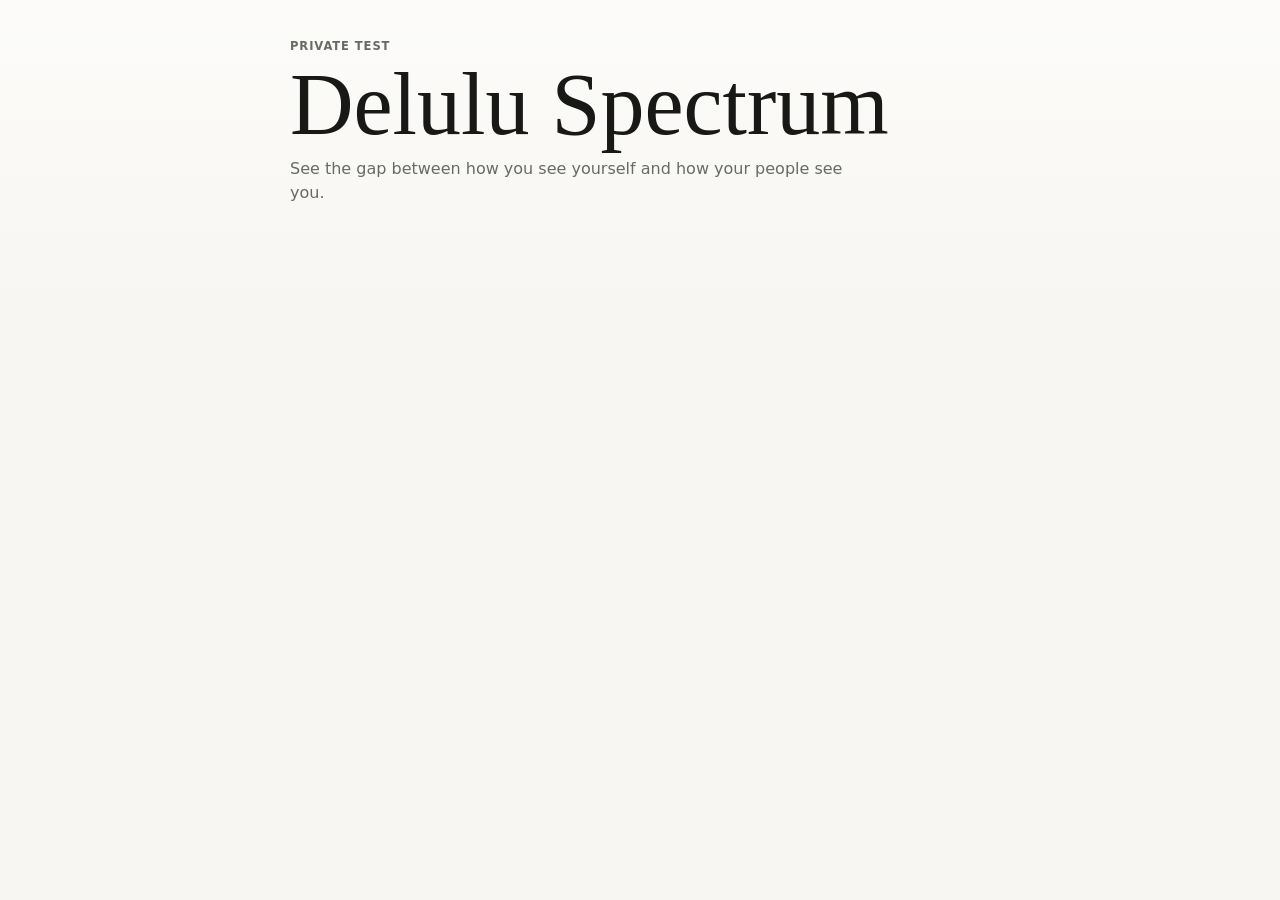
<file: index.html>
<!doctype html>
<html lang="en">
  <head>
    <meta charset="utf-8" />
    <meta name="viewport" content="width=device-width, initial-scale=1" />
    <title>Delulu Spectrum</title>
    <meta name="theme-color" content="#f7f6f2" />
    <link rel="manifest" href="manifest.webmanifest" />
    <link rel="stylesheet" href="styles.css" />
  </head>
  <body>
    <main class="app" aria-live="polite">
      <header class="topbar">
        <p class="eyebrow" id="screen-label">Private test</p>
        <h1 id="app-title">Delulu Spectrum</h1>
        <p class="promise" id="promise">
          See the gap between how you see yourself and how your people see you.
        </p>
      </header>

      <section class="screen" id="view"></section>
    </main>

    <template id="report-template">
      <section class="result-hero" aria-labelledby="result-title">
        <div class="status-line">
          <span id="rater-count">0 anonymous ratings</span>
          <span id="threshold-label">Waiting</span>
        </div>

        <div class="score-block">
          <p class="score-label">Your gap</p>
          <p class="score" id="score">+0.0</p>
          <h2 id="result-title"></h2>
          <p class="interpretation" id="interpretation"></p>
        </div>

        <div class="spectrum" aria-label="Overall delusion spectrum from correction cage to reinforcement bubble">
          <div class="spectrum-labels" aria-hidden="true">
            <span>-10</span>
            <span>0</span>
            <span>+10</span>
          </div>
          <div class="track">
            <span class="ideal-zone" title="Emotionally useful positive tilt"></span>
            <span class="zero-line"></span>
            <span class="score-marker" id="score-marker"></span>
          </div>
          <div class="pole-labels">
            <span>Correction cage</span>
            <span>Calibrated</span>
            <span>Reinforcement bubble</span>
          </div>
        </div>
      </section>

      <section class="mirror-note">
        <p class="section-kicker">Read this carefully</p>
        <p id="note"></p>
      </section>

      <section class="domains" aria-labelledby="domains-title">
        <div class="section-heading">
          <p class="section-kicker">Where the gap comes from</p>
          <h2 id="domains-title">Five visible domains</h2>
        </div>
        <div class="domain-list" id="domain-list"></div>
      </section>

      <section class="result-actions" id="result-actions" hidden>
        <p class="section-kicker">Private by default</p>
        <h2>Only share this if you want people to see your result.</h2>
        <div class="button-row">
          <button class="primary-button" type="button" id="share-result">Share my result</button>
          <button class="secondary-button" type="button" id="ask-more">Ask more people</button>
        </div>
        <p class="helper-text" id="result-share-status" role="status"></p>
      </section>

      <section class="privacy-panel">
        <p class="section-kicker">Rating conditions</p>
        <ul>
          <li>Individual ratings stay anonymous.</li>
          <li>Your people never see your self-ratings.</li>
          <li>Only aggregated results are shown.</li>
          <li>Your final result stays private unless you choose to share it.</li>
        </ul>
      </section>
    </template>

    <template id="domain-template">
      <article class="domain-row">
        <div class="domain-copy">
          <h3></h3>
          <p></p>
        </div>
        <div class="domain-score">
          <span class="gap-pill"></span>
        </div>
        <div class="range-wrap" role="img">
          <div class="range-labels" aria-hidden="true">
            <span>0</span>
            <span>5</span>
            <span>10</span>
          </div>
          <div class="range-track">
            <span class="gap-fill"></span>
            <span class="peer-dot marker-dot"></span>
            <span class="self-dot marker-dot"></span>
          </div>
          <div class="legend" aria-hidden="true">
            <span><i class="peer-key"></i>Your people</span>
            <span><i class="self-key"></i>You</span>
          </div>
        </div>
      </article>
    </template>

    <script type="module" src="script.js"></script>
  </body>
</html>
</file>
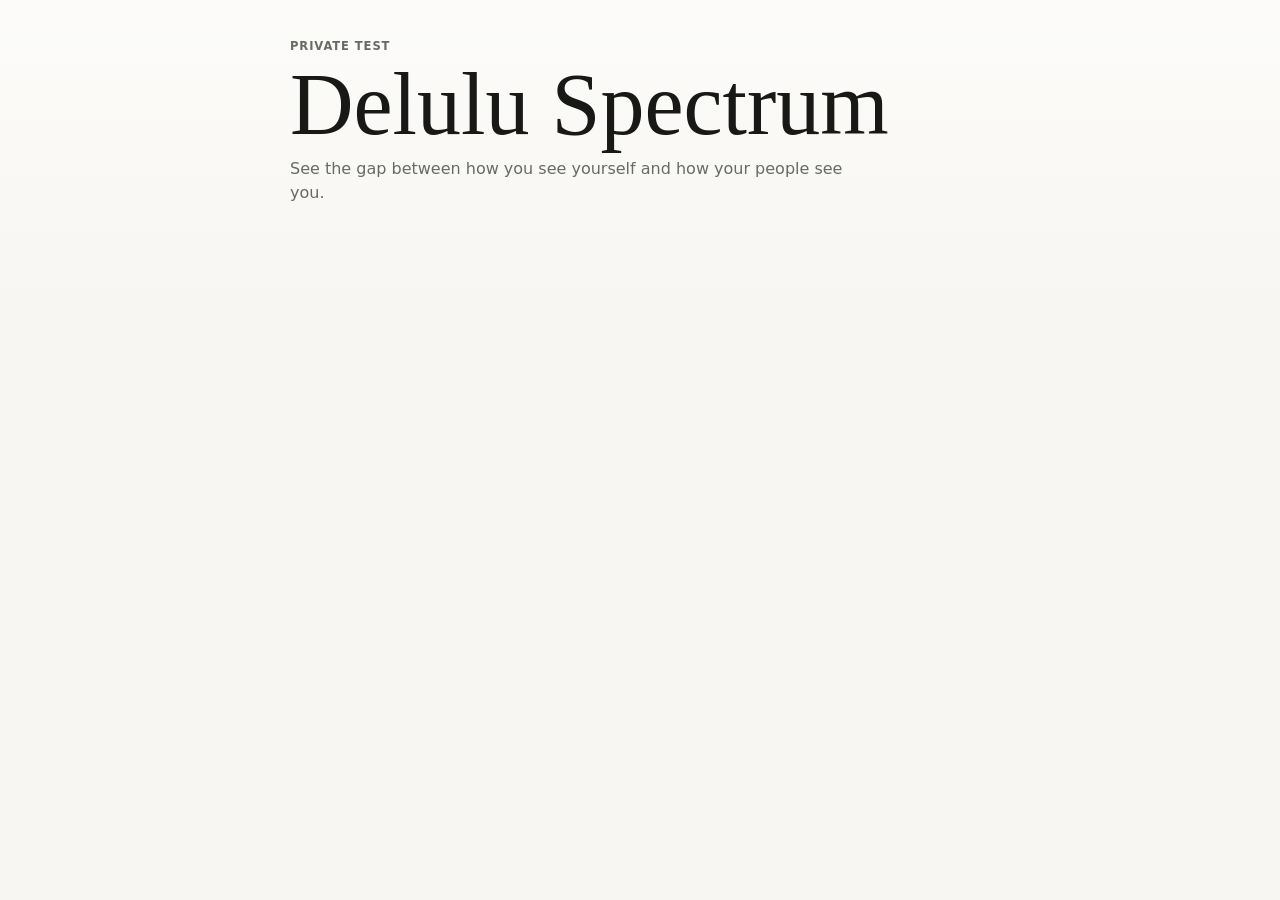
<file: deploy/delulu-spectrum/index.html>
<!doctype html>
<html lang="en">
  <head>
    <meta charset="utf-8" />
    <meta name="viewport" content="width=device-width, initial-scale=1" />
    <title>Delulu Spectrum</title>
    <meta
      name="description"
      content="See the gap between how you see yourself and how your people see you."
    />
    <meta name="theme-color" content="#f7f6f2" />
    <link rel="canonical" href="https://toolsforunderstanding.com/delulu-spectrum/" />
    <link rel="manifest" href="manifest.webmanifest" />
    <link rel="icon" href="icon.svg" type="image/svg+xml" />
    <link rel="stylesheet" href="styles.css" />
  </head>
  <body>
    <main class="app" aria-live="polite">
      <header class="topbar">
        <p class="eyebrow" id="screen-label">Private test</p>
        <h1 id="app-title">Delulu Spectrum</h1>
        <p class="promise" id="promise">
          See the gap between how you see yourself and how your people see you.
        </p>
      </header>

      <section class="screen" id="view"></section>
    </main>

    <template id="report-template">
      <section class="result-hero" aria-labelledby="result-title">
        <div class="status-line">
          <span id="rater-count">0 anonymous ratings</span>
          <span id="threshold-label">Waiting</span>
        </div>

        <div class="score-block">
          <p class="score-label">Your gap</p>
          <p class="score" id="score">+0.0</p>
          <h2 id="result-title"></h2>
          <p class="interpretation" id="interpretation"></p>
        </div>

        <div class="spectrum" aria-label="Overall delusion spectrum from correction cage to reinforcement bubble">
          <div class="spectrum-labels" aria-hidden="true">
            <span>-10</span>
            <span>0</span>
            <span>+10</span>
          </div>
          <div class="track">
            <span class="ideal-zone" title="Emotionally useful positive tilt"></span>
            <span class="zero-line"></span>
            <span class="score-marker" id="score-marker"></span>
          </div>
          <div class="pole-labels">
            <span>Correction cage</span>
            <span>Calibrated</span>
            <span>Reinforcement bubble</span>
          </div>
        </div>
      </section>

      <section class="mirror-note">
        <p class="section-kicker">Read this carefully</p>
        <p id="note"></p>
      </section>

      <section class="domains" aria-labelledby="domains-title">
        <div class="section-heading">
          <p class="section-kicker">Where the gap comes from</p>
          <h2 id="domains-title">Five visible domains</h2>
        </div>
        <div class="domain-list" id="domain-list"></div>
      </section>

      <section class="result-actions" id="result-actions" hidden>
        <p class="section-kicker">Private by default</p>
        <h2>Only share this if you want people to see your result.</h2>
        <div class="button-row">
          <button class="primary-button" type="button" id="share-result">Share my result</button>
          <button class="secondary-button" type="button" id="ask-more">Ask more people</button>
        </div>
        <p class="helper-text" id="result-share-status" role="status"></p>
      </section>

      <section class="privacy-panel">
        <p class="section-kicker">Rating conditions</p>
        <ul>
          <li>Individual ratings stay anonymous.</li>
          <li>Your people never see your self-ratings.</li>
          <li>Only aggregated results are shown.</li>
          <li>Your final result stays private unless you choose to share it.</li>
        </ul>
      </section>
    </template>

    <template id="domain-template">
      <article class="domain-row">
        <div class="domain-copy">
          <h3></h3>
          <p></p>
        </div>
        <div class="domain-score">
          <span class="gap-pill"></span>
        </div>
        <div class="range-wrap" role="img">
          <div class="range-labels" aria-hidden="true">
            <span>0</span>
            <span>5</span>
            <span>10</span>
          </div>
          <div class="range-track">
            <span class="gap-fill"></span>
            <span class="peer-dot marker-dot"></span>
            <span class="self-dot marker-dot"></span>
          </div>
          <div class="legend" aria-hidden="true">
            <span><i class="peer-key"></i>Your people</span>
            <span><i class="self-key"></i>You</span>
          </div>
        </div>
      </article>
    </template>

    <script type="module" src="script.js"></script>
  </body>
</html>
</file>
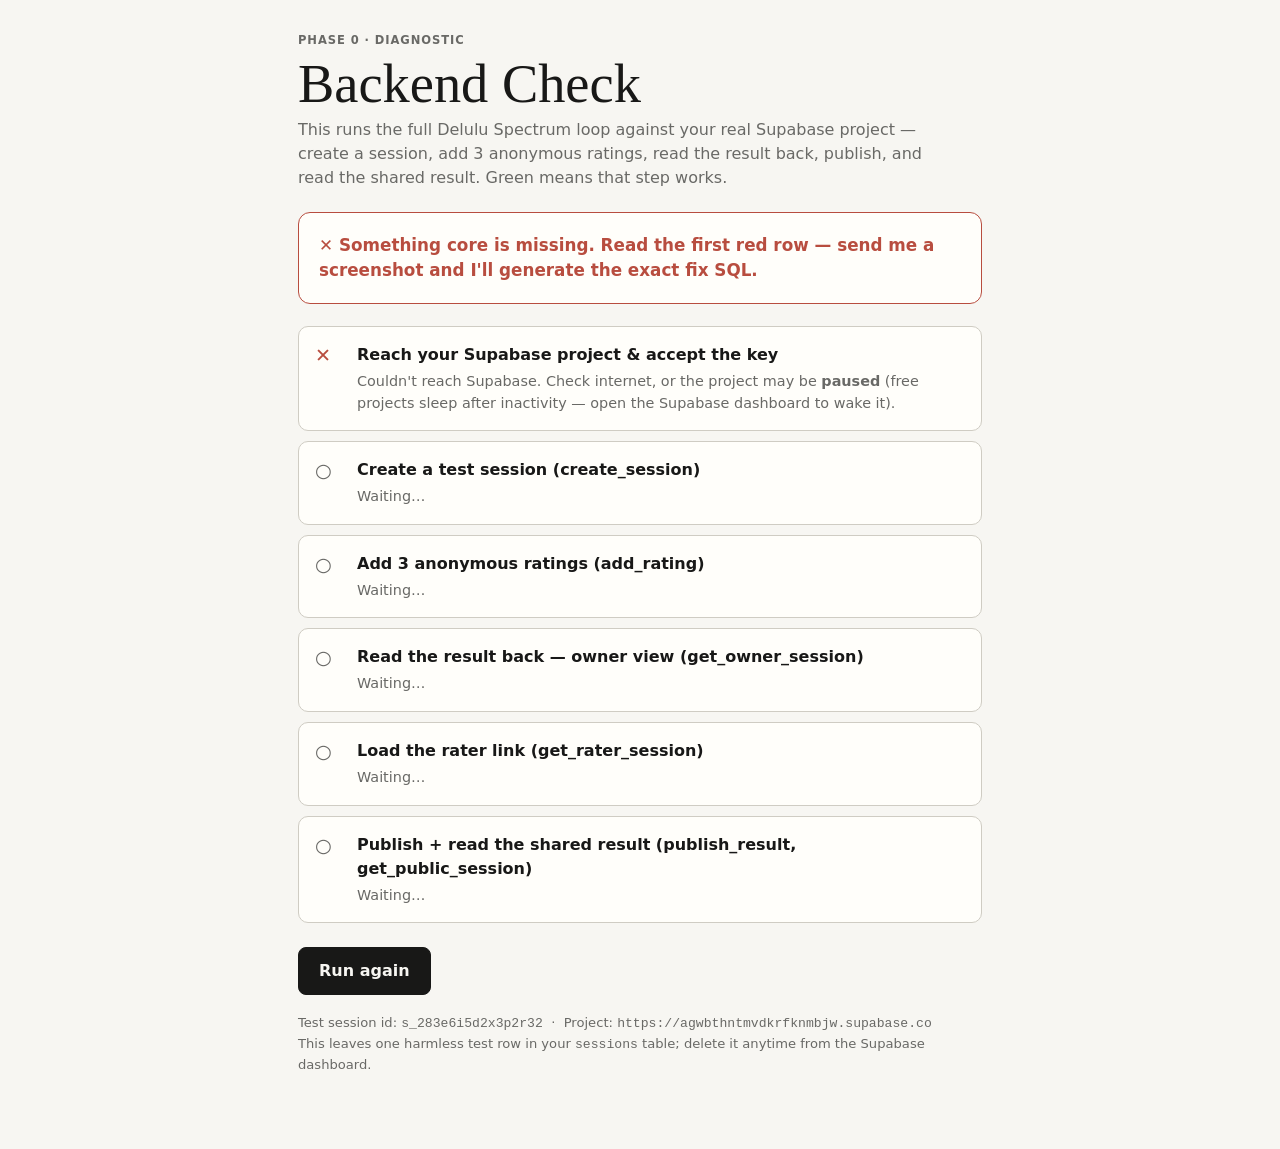
<file: backend-check.html>
<!doctype html>
<html lang="en">
  <head>
    <meta charset="utf-8" />
    <meta name="viewport" content="width=device-width, initial-scale=1" />
    <title>Delulu Spectrum — Backend Check</title>
    <style>
      :root {
        --paper: #f7f6f2;
        --ink: #181817;
        --muted: #696966;
        --line: #cfccc3;
        --panel: #fffefa;
        --accent: #b84d3f;
        --good: #3f6f5f;
        --bad: #b84d3f;
        font-family: Inter, ui-sans-serif, system-ui, -apple-system, "Segoe UI", sans-serif;
      }
      * { box-sizing: border-box; }
      body {
        margin: 0;
        background: var(--paper);
        color: var(--ink);
        line-height: 1.5;
      }
      .wrap { width: min(100%, 720px); margin: 0 auto; padding: 32px 18px 64px; }
      .eyebrow {
        margin: 0; color: var(--muted); font-size: 0.72rem; font-weight: 700;
        letter-spacing: 0.08em; text-transform: uppercase;
      }
      h1 {
        margin: 8px 0 6px; font-family: Georgia, serif; font-weight: 500;
        font-size: clamp(2rem, 9vw, 3.4rem); line-height: 1;
      }
      .lede { margin: 0 0 8px; color: var(--muted); max-width: 40rem; }
      .verdict {
        margin: 22px 0; padding: 20px; border-radius: 12px; border: 1px solid var(--line);
        background: var(--panel); font-size: 1.05rem; font-weight: 600;
      }
      .verdict.pass { border-color: var(--good); color: var(--good); }
      .verdict.fail { border-color: var(--bad); color: var(--bad); }
      .verdict.run { color: var(--muted); }
      ol { list-style: none; margin: 0; padding: 0; display: grid; gap: 10px; }
      li {
        display: grid; grid-template-columns: 30px 1fr; gap: 12px; align-items: start;
        padding: 16px; border: 1px solid var(--line); border-radius: 10px; background: var(--panel);
      }
      .dot { font-size: 1.2rem; line-height: 1.4; }
      .step-title { margin: 0; font-weight: 700; }
      .step-detail { margin: 4px 0 0; color: var(--muted); font-size: 0.9rem; overflow-wrap: anywhere; }
      .step-detail code {
        font-family: ui-monospace, Menlo, Monaco, monospace; font-size: 0.82rem;
        background: rgba(24,24,23,0.05); padding: 1px 5px; border-radius: 5px;
      }
      .pending .dot { color: var(--muted); }
      .ok .dot { color: var(--good); }
      .err .dot { color: var(--bad); }
      .controls { margin-top: 24px; display: flex; gap: 10px; flex-wrap: wrap; }
      button {
        font: inherit; cursor: pointer; min-height: 48px; padding: 0 20px;
        border-radius: 8px; border: 1px solid var(--ink); background: var(--ink);
        color: var(--paper); font-weight: 700;
      }
      button.ghost { background: transparent; color: var(--ink); }
      .meta { margin-top: 18px; color: var(--muted); font-size: 0.82rem; overflow-wrap: anywhere; }
    </style>
  </head>
  <body>
    <div class="wrap">
      <p class="eyebrow">Phase 0 · diagnostic</p>
      <h1>Backend Check</h1>
      <p class="lede">
        This runs the full Delulu Spectrum loop against your real Supabase project —
        create a session, add 3 anonymous ratings, read the result back, publish, and
        read the shared result. Green means that step works.
      </p>

      <div class="verdict run" id="verdict">Running checks…</div>
      <ol id="steps"></ol>

      <div class="controls">
        <button id="rerun">Run again</button>
      </div>
      <p class="meta" id="meta"></p>
    </div>

    <script>
      // Same project + key the live app uses (script.js).
      const URL_BASE = "https://agwbthntmvdkrfknmbjw.supabase.co";
      const KEY = "sb_publishable_bsGaNa7IzjwAijUj0QJwtA_vEpOFMR7";

      const DOMAINS = ["capability", "presence", "physicality", "steadiness", "craft"];
      const SELF = { capability: 7, presence: 5, physicality: 6, steadiness: 4, craft: 8 };
      const RATINGS = [
        { capability: 5, presence: 7, physicality: 5, steadiness: 7, craft: 5 },
        { capability: 6, presence: 6, physicality: 4, steadiness: 6, craft: 6 },
        { capability: 5, presence: 5, physicality: 5, steadiness: 5, craft: 7 },
      ];

      const headers = {
        apikey: KEY,
        Authorization: "Bearer " + KEY,
        "Content-Type": "application/json",
      };

      function rid(prefix) {
        const b = new Uint8Array(8);
        crypto.getRandomValues(b);
        return prefix + "_" + Array.from(b, (x) => x.toString(36).padStart(2, "0")).join("");
      }

      const STEP_DEFS = [
        "Reach your Supabase project & accept the key",
        "Create a test session (create_session)",
        "Add 3 anonymous ratings (add_rating)",
        "Read the result back — owner view (get_owner_session)",
        "Load the rater link (get_rater_session)",
        "Publish + read the shared result (publish_result, get_public_session)",
      ];

      const stepsEl = document.getElementById("steps");
      const verdictEl = document.getElementById("verdict");
      const metaEl = document.getElementById("meta");

      function renderSteps(states) {
        stepsEl.innerHTML = "";
        STEP_DEFS.forEach((title, i) => {
          const s = states[i] || { cls: "pending", dot: "○", detail: "Waiting…" };
          const li = document.createElement("li");
          li.className = s.cls;
          li.innerHTML =
            '<span class="dot">' + s.dot + "</span>" +
            '<div><p class="step-title">' + title + "</p>" +
            '<p class="step-detail">' + s.detail + "</p></div>";
          stepsEl.appendChild(li);
        });
      }

      async function call(path, options) {
        try {
          const res = await fetch(URL_BASE + path, options);
          let body = null;
          const text = await res.text();
          try { body = text ? JSON.parse(text) : null; } catch (_) { body = text; }
          return { ok: res.ok, status: res.status, body };
        } catch (e) {
          return { ok: false, status: 0, networkError: true, body: String(e && e.message || e) };
        }
      }

      function explain(r) {
        if (r.networkError)
          return "Couldn't reach Supabase. Check internet, or the project may be <b>paused</b> (free projects sleep after inactivity — open the Supabase dashboard to wake it).";
        const code = r.body && r.body.code;
        const msg = (r.body && (r.body.message || r.body.hint)) || JSON.stringify(r.body);
        if (code === "PGRST205" || code === "42P01")
          return "Table does not exist — the setup SQL was never run. (<code>" + msg + "</code>)";
        if (code === "PGRST202")
          return "Database function is missing. (<code>" + msg + "</code>)";
        if (code === "42501")
          return "Table exists, but the anonymous INSERT policy is missing (row-level security blocked it). (<code>" + msg + "</code>)";
        return "HTTP " + r.status + " — <code>" + msg + "</code>";
      }

      async function run() {
        verdictEl.className = "verdict run";
        verdictEl.textContent = "Running checks…";
        const states = STEP_DEFS.map(() => ({ cls: "pending", dot: "○", detail: "Waiting…" }));
        renderSteps(states);

        const set = (i, cls, detail) => {
          states[i] = { cls, dot: cls === "ok" ? "●" : "✕", detail };
          renderSteps(states);
        };

        const sessionId = rid("s");
        const ownerToken = rid("o");
        const publicToken = rid("p");
        let failed = false;

        // 1. Reachability + key accepted (probe a real table, like the app does)
        let r = await call("/rest/v1/sessions?select=id&limit=1", { headers: { apikey: KEY, Authorization: "Bearer " + KEY } });
        const tableMissing = r.body && (r.body.code === "PGRST205" || r.body.code === "42P01");
        if (r.status === 200) set(0, "ok", "Connected, and the publishable key is accepted.");
        else if (r.status === 404 && tableMissing) set(0, "ok", "Connected and key accepted — the 'sessions' table is missing (next step confirms).");
        else if (r.status === 401) { set(0, "err", "Connected, but the key was rejected (401). The publishable key may be wrong, or anonymous access is disabled in Supabase → Settings → API. (<code>" + ((r.body && r.body.message) || "secret api key required") + "</code>)"); failed = true; }
        else { set(0, "err", explain(r)); failed = true; }

        // 2. Create session (via secured function, like the app now does)
        if (!failed) {
          r = await call("/rest/v1/rpc/create_session", {
            method: "POST",
            headers: headers,
            body: JSON.stringify({
              p_id: sessionId, p_owner_token: ownerToken,
              p_name: "Backend check (safe to delete)", p_self_scores: SELF,
            }),
          });
          if (r.ok) set(1, "ok", "Session created via create_session(): <code>" + sessionId + "</code>");
          else { set(1, "err", explain(r)); failed = true; }
        }

        // 3. Add 3 ratings (via secured function)
        if (!failed) {
          let allOk = true, lastErr = "";
          for (const scores of RATINGS) {
            r = await call("/rest/v1/rpc/add_rating", {
              method: "POST",
              headers: headers,
              body: JSON.stringify({ p_id: rid("r"), p_session_id: sessionId, p_scores: scores }),
            });
            if (!r.ok) { allOk = false; lastErr = explain(r); break; }
          }
          if (allOk) set(2, "ok", "3 anonymous ratings added via add_rating().");
          else { set(2, "err", lastErr); failed = true; }
        }

        // 4. get_owner_session
        if (!failed) {
          r = await call("/rest/v1/rpc/get_owner_session", {
            method: "POST", headers,
            body: JSON.stringify({ p_session_id: sessionId, p_owner_token: ownerToken }),
          });
          const d = r.body;
          if (r.ok && d && d.session && Array.isArray(d.ratings) && d.ratings.length === 3)
            set(3, "ok", "Result reads back: self-scores + 3 ratings. The reveal will render.");
          else if (r.ok && d && d.session)
            set(3, "err", "Returned the session but " + ((d.ratings || []).length) + " ratings (expected 3). Aggregation may be off.");
          else { set(3, "err", explain(r)); failed = true; }
        }

        // 5. get_rater_session
        if (!failed) {
          r = await call("/rest/v1/rpc/get_rater_session", {
            method: "POST", headers,
            body: JSON.stringify({ p_session_id: sessionId }),
          });
          if (r.ok && r.body && r.body.id) set(4, "ok", "Rater link loads the name without exposing self-scores.");
          else set(4, "err", explain(r)); // non-fatal: app has a fallback
        }

        // 6. publish_result + get_public_session
        if (!failed) {
          let pub = await call("/rest/v1/rpc/publish_result", {
            method: "POST", headers,
            body: JSON.stringify({ p_session_id: sessionId, p_owner_token: ownerToken, p_public_token: publicToken }),
          });
          const token = pub.body && (pub.body.public_token || (pub.body[0] && pub.body[0].public_token));
          if (!pub.ok || !token) { set(5, "err", "publish_result: " + explain(pub)); failed = true; }
          else {
            let shared = await call("/rest/v1/rpc/get_public_session", {
              method: "POST", headers,
              body: JSON.stringify({ p_session_id: sessionId, p_public_token: token }),
            });
            if (shared.ok && shared.body && shared.body.session) set(5, "ok", "Published, and the shared result reads back. Sharing works.");
            else { set(5, "err", "get_public_session: " + explain(shared)); failed = true; }
          }
        }

        const okCount = states.filter((s) => s.cls === "ok").length;
        if (okCount === STEP_DEFS.length) {
          verdictEl.className = "verdict pass";
          verdictEl.innerHTML = "✓ Backend is fully wired. Phase 0 passed — ready to deploy.";
        } else if (states[0].cls === "ok" && states[1].cls === "ok" && states[3].cls === "ok") {
          verdictEl.className = "verdict pass";
          verdictEl.innerHTML = "✓ Core loop works (create → rate → reveal). " + (STEP_DEFS.length - okCount) + " optional step(s) need a look — see red below.";
        } else {
          verdictEl.className = "verdict fail";
          verdictEl.innerHTML = "✕ Something core is missing. Read the first red row — send me a screenshot and I'll generate the exact fix SQL.";
        }
        metaEl.innerHTML = "Test session id: <code>" + sessionId + "</code> &nbsp;·&nbsp; Project: <code>" + URL_BASE + "</code><br>This leaves one harmless test row in your <code>sessions</code> table; delete it anytime from the Supabase dashboard.";
      }

      document.getElementById("rerun").addEventListener("click", run);
      run();
    </script>
  </body>
</html>
</file>
<file: styles.css>
:root {
  color-scheme: light;
  --paper: #f7f6f2;
  --ink: #181817;
  --muted: #696966;
  --quiet: #e3e0d8;
  --line: #cfccc3;
  --panel: #fffefa;
  --accent: #b84d3f;
  --accent-soft: rgba(184, 77, 63, 0.18);
  --accent-faint: rgba(184, 77, 63, 0.08);
  --peer: #4f6c70;
  --self: #181817;
  --good: #3f6f5f;
  --shadow: 0 18px 70px rgba(24, 24, 23, 0.08);
  font-family:
    Inter, ui-sans-serif, system-ui, -apple-system, BlinkMacSystemFont, "Segoe UI",
    sans-serif;
}

* {
  box-sizing: border-box;
}

html {
  background: var(--paper);
  color: var(--ink);
}

body {
  min-width: 320px;
  margin: 0;
  background:
    linear-gradient(180deg, rgba(255, 255, 255, 0.62), rgba(255, 255, 255, 0) 320px),
    var(--paper);
  font-size: 16px;
  line-height: 1.5;
}

button,
input {
  font: inherit;
}

button {
  cursor: pointer;
}

button:disabled {
  cursor: not-allowed;
  opacity: 0.45;
}

.app {
  width: min(100%, 760px);
  min-height: 100vh;
  margin: 0 auto;
  padding: 28px 18px 56px;
}

.topbar {
  padding: 10px 2px 22px;
}

.eyebrow,
.section-kicker,
.score-label {
  margin: 0;
  color: var(--muted);
  font-size: 0.72rem;
  font-weight: 700;
  letter-spacing: 0.08em;
  text-transform: uppercase;
}

h1,
h2,
h3,
p,
button,
code {
  overflow-wrap: anywhere;
}

h1 {
  margin: 8px 0 10px;
  font-family: Georgia, "Times New Roman", serif;
  font-size: clamp(2.55rem, 13vw, 5.5rem);
  font-weight: 500;
  letter-spacing: 0;
  line-height: 0.95;
}

.promise {
  max-width: 36rem;
  margin: 0;
  color: var(--muted);
  font-size: 1rem;
}

.screen {
  min-height: 420px;
}

.intro-panel,
.share-state,
.thank-you,
.missing-state,
.result-hero {
  padding: 28px 0 30px;
  border-bottom: 1px solid var(--line);
}

.intro-panel h2,
.share-state h2,
.thank-you h2,
.missing-state h2,
.result-actions h2 {
  max-width: 42rem;
  margin: 8px 0 0;
  font-family: Georgia, "Times New Roman", serif;
  font-size: clamp(1.8rem, 8vw, 3.3rem);
  font-weight: 500;
  letter-spacing: 0;
  line-height: 1;
}

.intro-panel p:last-child,
.share-state > p,
.thank-you p:last-of-type,
.missing-state p:last-of-type,
.result-actions h2 + p {
  max-width: 38rem;
  margin: 16px 0 0;
  color: var(--muted);
}

.rating-form {
  padding-bottom: 28px;
}

.name-field {
  display: grid;
  gap: 10px;
  padding: 28px 0;
  border-bottom: 1px solid var(--line);
  color: var(--muted);
  font-size: 0.9rem;
  font-weight: 700;
}

.name-field input {
  width: 100%;
  min-height: 52px;
  padding: 0 14px;
  border: 1px solid var(--line);
  border-radius: 8px;
  background: var(--panel);
  color: var(--ink);
  font-size: 1rem;
  outline: none;
}

.name-field input:focus {
  border-color: var(--ink);
  box-shadow: 0 0 0 3px rgba(24, 24, 23, 0.08);
}

.question-list {
  display: grid;
}

.rating-question {
  display: grid;
  gap: 16px;
  padding: 26px 0;
  border-bottom: 1px solid var(--line);
}

.question-copy h2 {
  margin: 8px 0 0;
  font-family: Georgia, "Times New Roman", serif;
  font-size: clamp(1.55rem, 6.4vw, 2.4rem);
  font-weight: 500;
  letter-spacing: 0;
  line-height: 1.04;
}

.question-copy p:last-child {
  margin: 10px 0 0;
  color: var(--muted);
  font-size: 0.95rem;
}

.choice-row {
  display: grid;
  grid-template-columns: repeat(5, minmax(0, 1fr));
  gap: 6px;
}

.choice-button {
  min-height: 54px;
  padding: 7px 4px;
  border: 1px solid var(--line);
  border-radius: 8px;
  background: rgba(255, 255, 255, 0.46);
  color: var(--muted);
  font-size: clamp(0.68rem, 2.6vw, 0.82rem);
  font-weight: 760;
  line-height: 1.1;
}

.choice-button[aria-pressed="true"] {
  border-color: var(--ink);
  background: var(--ink);
  color: var(--paper);
}

.button-row {
  display: grid;
  gap: 10px;
  margin-top: 20px;
}

.primary-button,
.secondary-button,
.ghost-button {
  min-height: 52px;
  padding: 0 16px;
  border-radius: 8px;
  font-weight: 780;
}

.primary-button {
  border: 1px solid var(--ink);
  background: var(--ink);
  color: var(--paper);
}

.secondary-button {
  border: 1px solid var(--line);
  background: var(--panel);
  color: var(--ink);
}

.ghost-button {
  border: 1px solid transparent;
  background: transparent;
  color: var(--muted);
}

.submit-button {
  width: 100%;
  margin-top: 24px;
}

.helper-text {
  margin: 12px 0 0;
  color: var(--muted);
  font-size: 0.88rem;
}

.progress-block {
  margin-top: 24px;
}

.progress-top {
  display: flex;
  flex-wrap: wrap;
  gap: 8px;
  justify-content: space-between;
  color: var(--muted);
  font-size: 0.82rem;
  font-weight: 700;
}

.progress-track {
  height: 12px;
  margin-top: 9px;
  border-radius: 999px;
  background: var(--quiet);
  box-shadow: inset 0 0 0 1px rgba(24, 24, 23, 0.06);
  overflow: hidden;
}

.progress-track span {
  display: block;
  height: 100%;
  border-radius: inherit;
  background: var(--good);
}

.link-box {
  display: grid;
  gap: 8px;
  margin-top: 24px;
  padding: 14px;
  border: 1px solid var(--line);
  border-radius: 8px;
  background: rgba(255, 255, 255, 0.46);
}

.link-box span {
  color: var(--muted);
  font-size: 0.72rem;
  font-weight: 800;
  letter-spacing: 0.08em;
  text-transform: uppercase;
}

.link-box code {
  color: var(--ink);
  font-family: ui-monospace, SFMono-Regular, Menlo, Monaco, Consolas, "Liberation Mono", monospace;
  font-size: 0.8rem;
}

.status-line {
  display: flex;
  flex-wrap: wrap;
  gap: 10px;
  align-items: center;
  justify-content: space-between;
  color: var(--muted);
  font-size: 0.88rem;
}

.status-line span {
  display: inline-flex;
  min-height: 28px;
  align-items: center;
}

.score-block {
  margin-top: 34px;
}

.score {
  margin: 2px 0 10px;
  color: var(--accent);
  font-family: Georgia, "Times New Roman", serif;
  font-size: clamp(5rem, 27vw, 10rem);
  font-weight: 500;
  letter-spacing: 0;
  line-height: 0.84;
}

.score-block h2 {
  max-width: 44rem;
  margin: 0;
  font-family: Georgia, "Times New Roman", serif;
  font-size: clamp(1.6rem, 7vw, 3rem);
  font-weight: 500;
  letter-spacing: 0;
  line-height: 1.04;
}

.interpretation {
  max-width: 38rem;
  margin: 18px 0 0;
  color: var(--muted);
  font-size: 1.02rem;
}

.spectrum {
  margin-top: 34px;
  padding: 18px 0 0;
}

.spectrum-labels,
.pole-labels,
.range-labels,
.legend {
  display: grid;
  grid-template-columns: repeat(3, 1fr);
  gap: 8px;
  color: var(--muted);
  font-size: 0.72rem;
}

.spectrum-labels span:nth-child(2),
.pole-labels span:nth-child(2),
.range-labels span:nth-child(2) {
  text-align: center;
}

.spectrum-labels span:nth-child(3),
.pole-labels span:nth-child(3),
.range-labels span:nth-child(3) {
  text-align: right;
}

.track {
  position: relative;
  height: 16px;
  margin: 9px 0 10px;
  border-radius: 999px;
  background: linear-gradient(90deg, #d7d5ce, #f1f0eb 50%, #d7d5ce);
  box-shadow: inset 0 0 0 1px rgba(24, 24, 23, 0.08);
}

.zero-line,
.ideal-zone,
.score-marker {
  position: absolute;
  top: 50%;
  transform: translate(-50%, -50%);
}

.zero-line {
  left: 50%;
  width: 1px;
  height: 28px;
  background: rgba(24, 24, 23, 0.35);
}

.ideal-zone {
  left: 62.5%;
  width: 5%;
  height: 16px;
  border-radius: 999px;
  background: var(--accent-soft);
}

.score-marker {
  left: 50%;
  width: 26px;
  height: 26px;
  border: 3px solid var(--paper);
  border-radius: 50%;
  background: var(--accent);
  box-shadow: 0 8px 22px rgba(184, 77, 63, 0.26);
}

.mirror-note,
.domains,
.privacy-panel,
.result-actions {
  padding: 30px 0;
  border-bottom: 1px solid var(--line);
}

.compact-panel {
  border-top: 0;
}

.mirror-note p:last-child,
.privacy-panel ul,
.section-heading h2 {
  margin-bottom: 0;
}

.mirror-note p:last-child {
  max-width: 40rem;
  margin-top: 10px;
  font-family: Georgia, "Times New Roman", serif;
  font-size: clamp(1.32rem, 5.5vw, 2rem);
  line-height: 1.15;
}

.section-heading h2 {
  margin-top: 8px;
  font-family: Georgia, "Times New Roman", serif;
  font-size: clamp(1.8rem, 7vw, 3rem);
  font-weight: 500;
  letter-spacing: 0;
  line-height: 1;
}

.domain-list {
  display: grid;
  gap: 0;
  margin-top: 22px;
}

.domain-row {
  display: grid;
  grid-template-columns: 1fr auto;
  gap: 14px 16px;
  padding: 22px 0;
  border-top: 1px solid rgba(207, 204, 195, 0.78);
}

.domain-copy h3 {
  margin: 0;
  font-size: 1.08rem;
  font-weight: 720;
}

.domain-copy p {
  margin: 4px 0 0;
  color: var(--muted);
  font-size: 0.9rem;
}

.domain-score {
  display: flex;
  align-items: flex-start;
  justify-content: flex-end;
}

.gap-pill {
  display: inline-flex;
  min-width: 58px;
  min-height: 34px;
  align-items: center;
  justify-content: center;
  border: 1px solid rgba(184, 77, 63, 0.3);
  border-radius: 999px;
  background: var(--accent-faint);
  color: var(--accent);
  font-variant-numeric: tabular-nums;
  font-weight: 760;
}

.range-wrap {
  grid-column: 1 / -1;
}

.range-track {
  position: relative;
  height: 12px;
  margin: 8px 0 12px;
  border-radius: 999px;
  background: #e2e0d9;
  box-shadow: inset 0 0 0 1px rgba(24, 24, 23, 0.06);
}

.gap-fill {
  position: absolute;
  top: 0;
  height: 100%;
  border-radius: 999px;
  background: var(--accent-soft);
}

.marker-dot {
  position: absolute;
  top: 50%;
  width: 22px;
  height: 22px;
  border-radius: 50%;
  transform: translate(-50%, -50%);
}

.peer-dot {
  border: 2px solid var(--peer);
  background: var(--paper);
}

.self-dot {
  border: 3px solid var(--paper);
  background: var(--self);
  box-shadow: 0 7px 18px rgba(24, 24, 23, 0.15);
}

.legend {
  grid-template-columns: 1fr 1fr;
  align-items: center;
}

.legend span:last-child {
  text-align: right;
}

.legend i {
  display: inline-block;
  width: 9px;
  height: 9px;
  margin-right: 6px;
  border-radius: 50%;
  vertical-align: 0;
}

.peer-key {
  border: 1.5px solid var(--peer);
}

.self-key {
  background: var(--self);
}

.privacy-panel ul {
  display: grid;
  gap: 10px;
  margin-top: 14px;
  padding-left: 1.2rem;
  color: var(--muted);
}

.privacy-panel p:not(.section-kicker) {
  max-width: 38rem;
  margin: 12px 0 0;
  color: var(--muted);
}

@media (min-width: 560px) {
  .button-row {
    grid-template-columns: repeat(2, minmax(0, 1fr));
  }

  .submit-button {
    width: auto;
    min-width: 260px;
  }
}

@media (min-width: 700px) {
  .app {
    padding-inline: 28px;
  }

  .result-hero {
    padding-top: 42px;
  }

  .rating-question {
    grid-template-columns: minmax(230px, 0.82fr) minmax(340px, 1.18fr);
    align-items: center;
    gap: 26px;
  }

  .domain-row {
    grid-template-columns: minmax(210px, 0.85fr) 90px minmax(300px, 1.15fr);
    align-items: center;
    gap: 24px;
  }

  .range-wrap {
    grid-column: auto;
  }

  .domain-score {
    align-items: center;
  }
}

@media (prefers-reduced-motion: no-preference) {
  .topbar,
  .screen,
  .score,
  #result-title,
  .interpretation,
  .score-marker,
  .domain-row,
  .choice-button,
  .primary-button,
  .secondary-button,
  .ghost-button {
    transition:
      border-color 160ms ease,
      background-color 160ms ease,
      color 160ms ease,
      opacity 160ms ease,
      transform 160ms ease,
      left 240ms ease;
  }

  .app.is-switching .topbar,
  .app.is-switching .screen {
    opacity: 0.72;
  }
}
</file>
<file: deploy/delulu-spectrum/styles.css>
:root {
  color-scheme: light;
  --paper: #f7f6f2;
  --ink: #181817;
  --muted: #696966;
  --quiet: #e3e0d8;
  --line: #cfccc3;
  --panel: #fffefa;
  --accent: #b84d3f;
  --accent-soft: rgba(184, 77, 63, 0.18);
  --accent-faint: rgba(184, 77, 63, 0.08);
  --peer: #4f6c70;
  --self: #181817;
  --good: #3f6f5f;
  --shadow: 0 18px 70px rgba(24, 24, 23, 0.08);
  font-family:
    Inter, ui-sans-serif, system-ui, -apple-system, BlinkMacSystemFont, "Segoe UI",
    sans-serif;
}

* {
  box-sizing: border-box;
}

html {
  background: var(--paper);
  color: var(--ink);
}

body {
  min-width: 320px;
  margin: 0;
  background:
    linear-gradient(180deg, rgba(255, 255, 255, 0.62), rgba(255, 255, 255, 0) 320px),
    var(--paper);
  font-size: 16px;
  line-height: 1.5;
}

button,
input {
  font: inherit;
}

button {
  cursor: pointer;
}

button:disabled {
  cursor: not-allowed;
  opacity: 0.45;
}

.app {
  width: min(100%, 760px);
  min-height: 100vh;
  margin: 0 auto;
  padding: 28px 18px 56px;
}

.topbar {
  padding: 10px 2px 22px;
}

.eyebrow,
.section-kicker,
.score-label {
  margin: 0;
  color: var(--muted);
  font-size: 0.72rem;
  font-weight: 700;
  letter-spacing: 0.08em;
  text-transform: uppercase;
}

h1,
h2,
h3,
p,
button,
code {
  overflow-wrap: anywhere;
}

h1 {
  margin: 8px 0 10px;
  font-family: Georgia, "Times New Roman", serif;
  font-size: clamp(2.55rem, 13vw, 5.5rem);
  font-weight: 500;
  letter-spacing: 0;
  line-height: 0.95;
}

.promise {
  max-width: 36rem;
  margin: 0;
  color: var(--muted);
  font-size: 1rem;
}

.screen {
  min-height: 420px;
}

.intro-panel,
.share-state,
.thank-you,
.missing-state,
.result-hero {
  padding: 28px 0 30px;
  border-bottom: 1px solid var(--line);
}

.intro-panel h2,
.share-state h2,
.thank-you h2,
.missing-state h2,
.result-actions h2 {
  max-width: 42rem;
  margin: 8px 0 0;
  font-family: Georgia, "Times New Roman", serif;
  font-size: clamp(1.8rem, 8vw, 3.3rem);
  font-weight: 500;
  letter-spacing: 0;
  line-height: 1;
}

.intro-panel p:last-child,
.share-state > p,
.thank-you p:last-of-type,
.missing-state p:last-of-type,
.result-actions h2 + p {
  max-width: 38rem;
  margin: 16px 0 0;
  color: var(--muted);
}

.rating-form {
  padding-bottom: 28px;
}

.name-field {
  display: grid;
  gap: 10px;
  padding: 28px 0;
  border-bottom: 1px solid var(--line);
  color: var(--muted);
  font-size: 0.9rem;
  font-weight: 700;
}

.name-field input {
  width: 100%;
  min-height: 52px;
  padding: 0 14px;
  border: 1px solid var(--line);
  border-radius: 8px;
  background: var(--panel);
  color: var(--ink);
  font-size: 1rem;
  outline: none;
}

.name-field input:focus {
  border-color: var(--ink);
  box-shadow: 0 0 0 3px rgba(24, 24, 23, 0.08);
}

.question-list {
  display: grid;
}

.rating-question {
  display: grid;
  gap: 16px;
  padding: 26px 0;
  border-bottom: 1px solid var(--line);
}

.question-copy h2 {
  margin: 8px 0 0;
  font-family: Georgia, "Times New Roman", serif;
  font-size: clamp(1.55rem, 6.4vw, 2.4rem);
  font-weight: 500;
  letter-spacing: 0;
  line-height: 1.04;
}

.question-copy p:last-child {
  margin: 10px 0 0;
  color: var(--muted);
  font-size: 0.95rem;
}

.choice-row {
  display: grid;
  grid-template-columns: repeat(5, minmax(0, 1fr));
  gap: 6px;
}

.choice-button {
  min-height: 54px;
  padding: 7px 4px;
  border: 1px solid var(--line);
  border-radius: 8px;
  background: rgba(255, 255, 255, 0.46);
  color: var(--muted);
  font-size: clamp(0.68rem, 2.6vw, 0.82rem);
  font-weight: 760;
  line-height: 1.1;
}

.choice-button[aria-pressed="true"] {
  border-color: var(--ink);
  background: var(--ink);
  color: var(--paper);
}

.button-row {
  display: grid;
  gap: 10px;
  margin-top: 20px;
}

.primary-button,
.secondary-button,
.ghost-button {
  min-height: 52px;
  padding: 0 16px;
  border-radius: 8px;
  font-weight: 780;
}

.primary-button {
  border: 1px solid var(--ink);
  background: var(--ink);
  color: var(--paper);
}

.secondary-button {
  border: 1px solid var(--line);
  background: var(--panel);
  color: var(--ink);
}

.ghost-button {
  border: 1px solid transparent;
  background: transparent;
  color: var(--muted);
}

.submit-button {
  width: 100%;
  margin-top: 24px;
}

.helper-text {
  margin: 12px 0 0;
  color: var(--muted);
  font-size: 0.88rem;
}

.progress-block {
  margin-top: 24px;
}

.progress-top {
  display: flex;
  flex-wrap: wrap;
  gap: 8px;
  justify-content: space-between;
  color: var(--muted);
  font-size: 0.82rem;
  font-weight: 700;
}

.progress-track {
  height: 12px;
  margin-top: 9px;
  border-radius: 999px;
  background: var(--quiet);
  box-shadow: inset 0 0 0 1px rgba(24, 24, 23, 0.06);
  overflow: hidden;
}

.progress-track span {
  display: block;
  height: 100%;
  border-radius: inherit;
  background: var(--good);
}

.link-box {
  display: grid;
  gap: 8px;
  margin-top: 24px;
  padding: 14px;
  border: 1px solid var(--line);
  border-radius: 8px;
  background: rgba(255, 255, 255, 0.46);
}

.link-box span {
  color: var(--muted);
  font-size: 0.72rem;
  font-weight: 800;
  letter-spacing: 0.08em;
  text-transform: uppercase;
}

.link-box code {
  color: var(--ink);
  font-family: ui-monospace, SFMono-Regular, Menlo, Monaco, Consolas, "Liberation Mono", monospace;
  font-size: 0.8rem;
}

.status-line {
  display: flex;
  flex-wrap: wrap;
  gap: 10px;
  align-items: center;
  justify-content: space-between;
  color: var(--muted);
  font-size: 0.88rem;
}

.status-line span {
  display: inline-flex;
  min-height: 28px;
  align-items: center;
}

.score-block {
  margin-top: 34px;
}

.score {
  margin: 2px 0 10px;
  color: var(--accent);
  font-family: Georgia, "Times New Roman", serif;
  font-size: clamp(5rem, 27vw, 10rem);
  font-weight: 500;
  letter-spacing: 0;
  line-height: 0.84;
}

.score-block h2 {
  max-width: 44rem;
  margin: 0;
  font-family: Georgia, "Times New Roman", serif;
  font-size: clamp(1.6rem, 7vw, 3rem);
  font-weight: 500;
  letter-spacing: 0;
  line-height: 1.04;
}

.interpretation {
  max-width: 38rem;
  margin: 18px 0 0;
  color: var(--muted);
  font-size: 1.02rem;
}

.spectrum {
  margin-top: 34px;
  padding: 18px 0 0;
}

.spectrum-labels,
.pole-labels,
.range-labels,
.legend {
  display: grid;
  grid-template-columns: repeat(3, 1fr);
  gap: 8px;
  color: var(--muted);
  font-size: 0.72rem;
}

.spectrum-labels span:nth-child(2),
.pole-labels span:nth-child(2),
.range-labels span:nth-child(2) {
  text-align: center;
}

.spectrum-labels span:nth-child(3),
.pole-labels span:nth-child(3),
.range-labels span:nth-child(3) {
  text-align: right;
}

.track {
  position: relative;
  height: 16px;
  margin: 9px 0 10px;
  border-radius: 999px;
  background: linear-gradient(90deg, #d7d5ce, #f1f0eb 50%, #d7d5ce);
  box-shadow: inset 0 0 0 1px rgba(24, 24, 23, 0.08);
}

.zero-line,
.ideal-zone,
.score-marker {
  position: absolute;
  top: 50%;
  transform: translate(-50%, -50%);
}

.zero-line {
  left: 50%;
  width: 1px;
  height: 28px;
  background: rgba(24, 24, 23, 0.35);
}

.ideal-zone {
  left: 62.5%;
  width: 5%;
  height: 16px;
  border-radius: 999px;
  background: var(--accent-soft);
}

.score-marker {
  left: 50%;
  width: 26px;
  height: 26px;
  border: 3px solid var(--paper);
  border-radius: 50%;
  background: var(--accent);
  box-shadow: 0 8px 22px rgba(184, 77, 63, 0.26);
}

.mirror-note,
.domains,
.privacy-panel,
.result-actions {
  padding: 30px 0;
  border-bottom: 1px solid var(--line);
}

.compact-panel {
  border-top: 0;
}

.mirror-note p:last-child,
.privacy-panel ul,
.section-heading h2 {
  margin-bottom: 0;
}

.mirror-note p:last-child {
  max-width: 40rem;
  margin-top: 10px;
  font-family: Georgia, "Times New Roman", serif;
  font-size: clamp(1.32rem, 5.5vw, 2rem);
  line-height: 1.15;
}

.section-heading h2 {
  margin-top: 8px;
  font-family: Georgia, "Times New Roman", serif;
  font-size: clamp(1.8rem, 7vw, 3rem);
  font-weight: 500;
  letter-spacing: 0;
  line-height: 1;
}

.domain-list {
  display: grid;
  gap: 0;
  margin-top: 22px;
}

.domain-row {
  display: grid;
  grid-template-columns: 1fr auto;
  gap: 14px 16px;
  padding: 22px 0;
  border-top: 1px solid rgba(207, 204, 195, 0.78);
}

.domain-copy h3 {
  margin: 0;
  font-size: 1.08rem;
  font-weight: 720;
}

.domain-copy p {
  margin: 4px 0 0;
  color: var(--muted);
  font-size: 0.9rem;
}

.domain-score {
  display: flex;
  align-items: flex-start;
  justify-content: flex-end;
}

.gap-pill {
  display: inline-flex;
  min-width: 58px;
  min-height: 34px;
  align-items: center;
  justify-content: center;
  border: 1px solid rgba(184, 77, 63, 0.3);
  border-radius: 999px;
  background: var(--accent-faint);
  color: var(--accent);
  font-variant-numeric: tabular-nums;
  font-weight: 760;
}

.range-wrap {
  grid-column: 1 / -1;
}

.range-track {
  position: relative;
  height: 12px;
  margin: 8px 0 12px;
  border-radius: 999px;
  background: #e2e0d9;
  box-shadow: inset 0 0 0 1px rgba(24, 24, 23, 0.06);
}

.gap-fill {
  position: absolute;
  top: 0;
  height: 100%;
  border-radius: 999px;
  background: var(--accent-soft);
}

.marker-dot {
  position: absolute;
  top: 50%;
  width: 22px;
  height: 22px;
  border-radius: 50%;
  transform: translate(-50%, -50%);
}

.peer-dot {
  border: 2px solid var(--peer);
  background: var(--paper);
}

.self-dot {
  border: 3px solid var(--paper);
  background: var(--self);
  box-shadow: 0 7px 18px rgba(24, 24, 23, 0.15);
}

.legend {
  grid-template-columns: 1fr 1fr;
  align-items: center;
}

.legend span:last-child {
  text-align: right;
}

.legend i {
  display: inline-block;
  width: 9px;
  height: 9px;
  margin-right: 6px;
  border-radius: 50%;
  vertical-align: 0;
}

.peer-key {
  border: 1.5px solid var(--peer);
}

.self-key {
  background: var(--self);
}

.privacy-panel ul {
  display: grid;
  gap: 10px;
  margin-top: 14px;
  padding-left: 1.2rem;
  color: var(--muted);
}

.privacy-panel p:not(.section-kicker) {
  max-width: 38rem;
  margin: 12px 0 0;
  color: var(--muted);
}

@media (min-width: 560px) {
  .button-row {
    grid-template-columns: repeat(2, minmax(0, 1fr));
  }

  .submit-button {
    width: auto;
    min-width: 260px;
  }
}

@media (min-width: 700px) {
  .app {
    padding-inline: 28px;
  }

  .result-hero {
    padding-top: 42px;
  }

  .rating-question {
    grid-template-columns: minmax(230px, 0.82fr) minmax(340px, 1.18fr);
    align-items: center;
    gap: 26px;
  }

  .domain-row {
    grid-template-columns: minmax(210px, 0.85fr) 90px minmax(300px, 1.15fr);
    align-items: center;
    gap: 24px;
  }

  .range-wrap {
    grid-column: auto;
  }

  .domain-score {
    align-items: center;
  }
}

@media (prefers-reduced-motion: no-preference) {
  .topbar,
  .screen,
  .score,
  #result-title,
  .interpretation,
  .score-marker,
  .domain-row,
  .choice-button,
  .primary-button,
  .secondary-button,
  .ghost-button {
    transition:
      border-color 160ms ease,
      background-color 160ms ease,
      color 160ms ease,
      opacity 160ms ease,
      transform 160ms ease,
      left 240ms ease;
  }

  .app.is-switching .topbar,
  .app.is-switching .screen {
    opacity: 0.72;
  }
}
</file>
